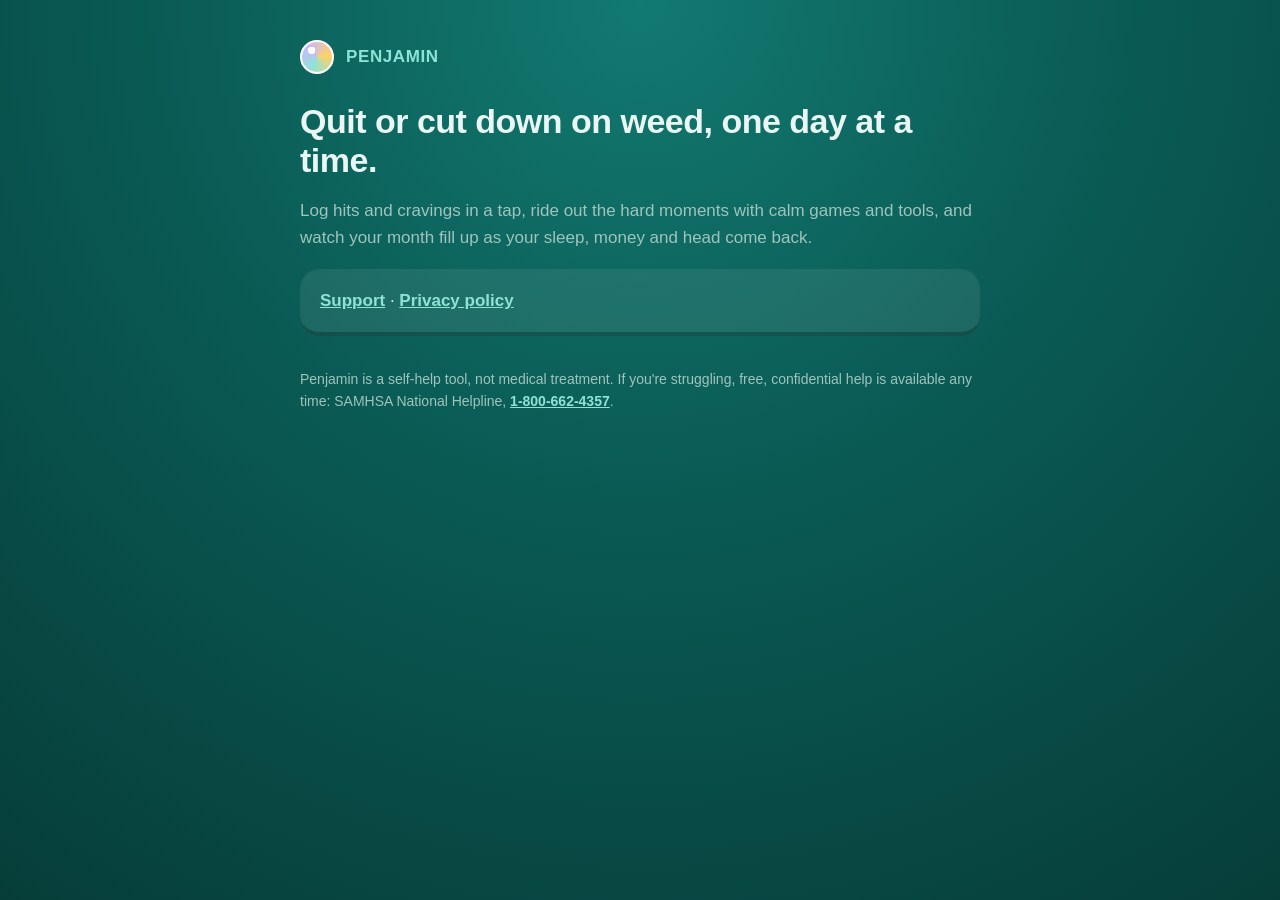
<file: index.html>
<!doctype html><html lang="en"><head><meta charset="utf-8"><meta name="viewport" content="width=device-width,initial-scale=1"><title>Penjamin</title><link rel="stylesheet" href="style.css"></head><body><main>
<a class="brand" href="./"><span class="dot"></span>PENJAMIN</a>
<h1>Quit or cut down on weed, one day at a time.</h1>
<p class="muted">Log hits and cravings in a tap, ride out the hard moments with calm games and tools, and watch your month fill up as your sleep, money and head come back.</p>
<div class="card"><a href="support.html">Support</a> · <a href="privacy.html">Privacy policy</a></div>
<p class="muted" style="margin-top:32px;font-size:14px">Penjamin is a self-help tool, not medical treatment. If you're struggling, free, confidential help is available any time: SAMHSA National Helpline, <a href="tel:18006624357">1-800-662-4357</a>.</p>
</main></body></html>
</file>
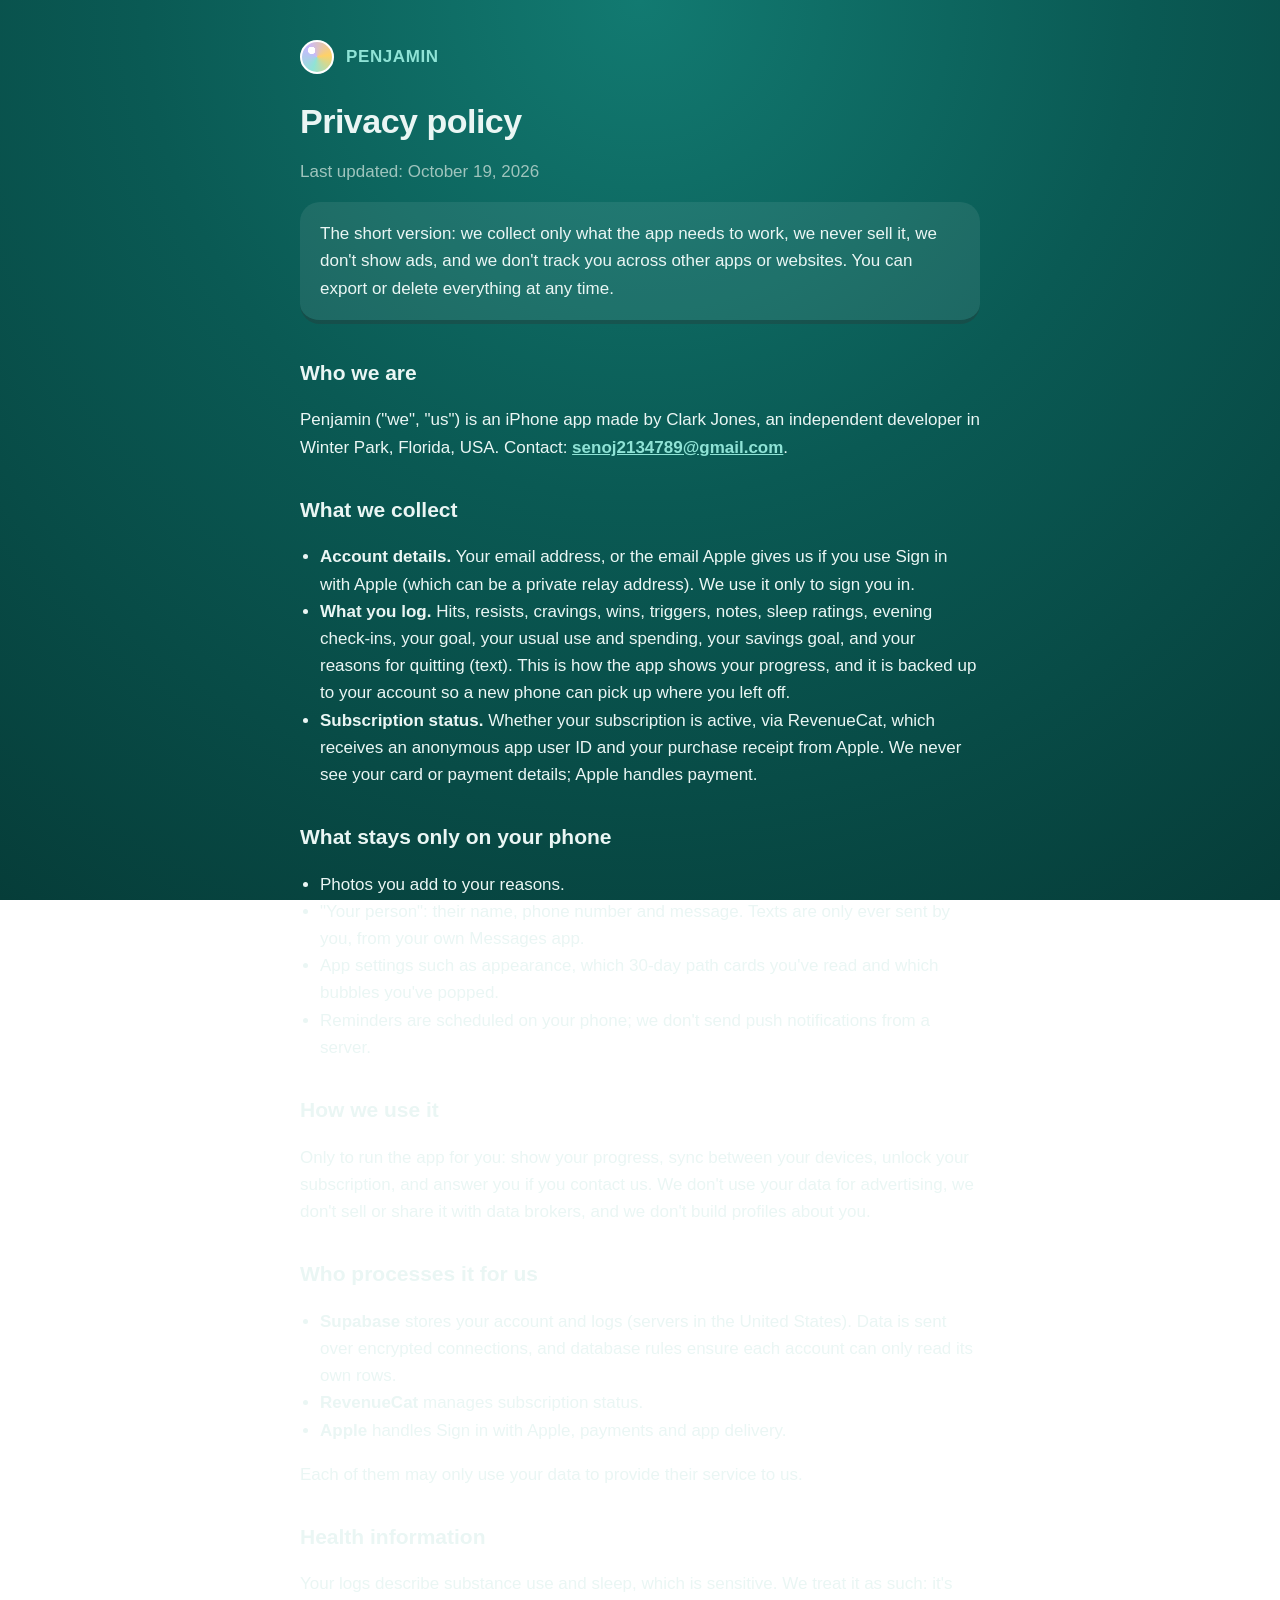
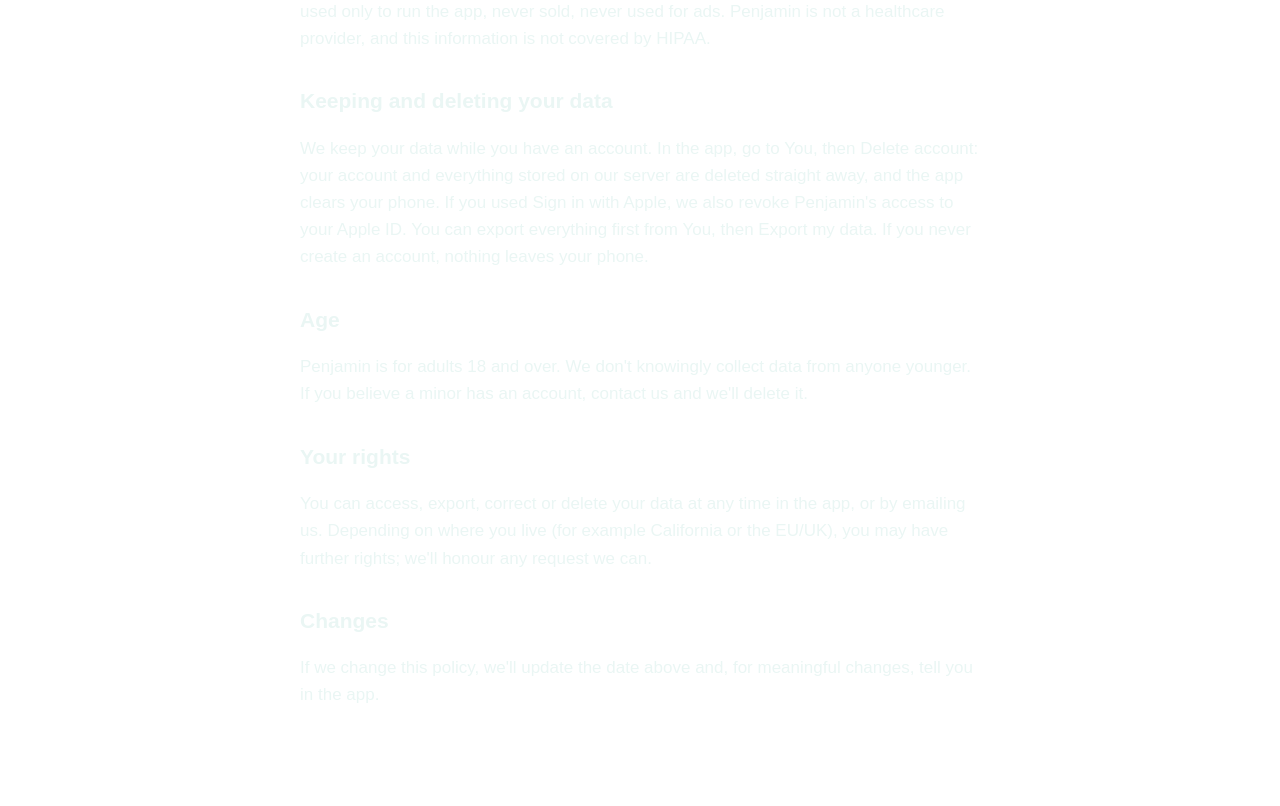
<file: privacy.html>
<!doctype html><html lang="en"><head><meta charset="utf-8"><meta name="viewport" content="width=device-width,initial-scale=1"><title>Penjamin privacy policy</title><link rel="stylesheet" href="style.css"></head><body><main>
<a class="brand" href="./"><span class="dot"></span>PENJAMIN</a>
<h1>Privacy policy</h1>
<p class="muted">Last updated: October 19, 2026</p>
<div class="card">The short version: we collect only what the app needs to work, we never sell it, we don't show ads, and we don't track you across other apps or websites. You can export or delete everything at any time.</div>

<h2>Who we are</h2>
<p>Penjamin ("we", "us") is an iPhone app made by Clark Jones, an independent developer in Winter Park, Florida, USA. Contact: <a href="mailto:senoj2134789@gmail.com">senoj2134789@gmail.com</a>.</p>

<h2>What we collect</h2>
<ul>
<li><b>Account details.</b> Your email address, or the email Apple gives us if you use Sign in with Apple (which can be a private relay address). We use it only to sign you in.</li>
<li><b>What you log.</b> Hits, resists, cravings, wins, triggers, notes, sleep ratings, evening check-ins, your goal, your usual use and spending, your savings goal, and your reasons for quitting (text). This is how the app shows your progress, and it is backed up to your account so a new phone can pick up where you left off.</li>
<li><b>Subscription status.</b> Whether your subscription is active, via RevenueCat, which receives an anonymous app user ID and your purchase receipt from Apple. We never see your card or payment details; Apple handles payment.</li>
</ul>

<h2>What stays only on your phone</h2>
<ul>
<li>Photos you add to your reasons.</li>
<li>"Your person": their name, phone number and message. Texts are only ever sent by you, from your own Messages app.</li>
<li>App settings such as appearance, which 30-day path cards you've read and which bubbles you've popped.</li>
<li>Reminders are scheduled on your phone; we don't send push notifications from a server.</li>
</ul>

<h2>How we use it</h2>
<p>Only to run the app for you: show your progress, sync between your devices, unlock your subscription, and answer you if you contact us. We don't use your data for advertising, we don't sell or share it with data brokers, and we don't build profiles about you.</p>

<h2>Who processes it for us</h2>
<ul>
<li><b>Supabase</b> stores your account and logs (servers in the United States). Data is sent over encrypted connections, and database rules ensure each account can only read its own rows.</li>
<li><b>RevenueCat</b> manages subscription status.</li>
<li><b>Apple</b> handles Sign in with Apple, payments and app delivery.</li>
</ul>
<p>Each of them may only use your data to provide their service to us.</p>

<h2>Health information</h2>
<p>Your logs describe substance use and sleep, which is sensitive. We treat it as such: it's used only to run the app, never sold, never used for ads. Penjamin is not a healthcare provider, and this information is not covered by HIPAA.</p>

<h2>Keeping and deleting your data</h2>
<p>We keep your data while you have an account. In the app, go to You, then Delete account: your account and everything stored on our server are deleted straight away, and the app clears your phone. If you used Sign in with Apple, we also revoke Penjamin's access to your Apple ID. You can export everything first from You, then Export my data. If you never create an account, nothing leaves your phone.</p>

<h2>Age</h2>
<p>Penjamin is for adults 18 and over. We don't knowingly collect data from anyone younger. If you believe a minor has an account, contact us and we'll delete it.</p>

<h2>Your rights</h2>
<p>You can access, export, correct or delete your data at any time in the app, or by emailing us. Depending on where you live (for example California or the EU/UK), you may have further rights; we'll honour any request we can.</p>

<h2>Changes</h2>
<p>If we change this policy, we'll update the date above and, for meaningful changes, tell you in the app.</p>
</main></body></html>
</file>
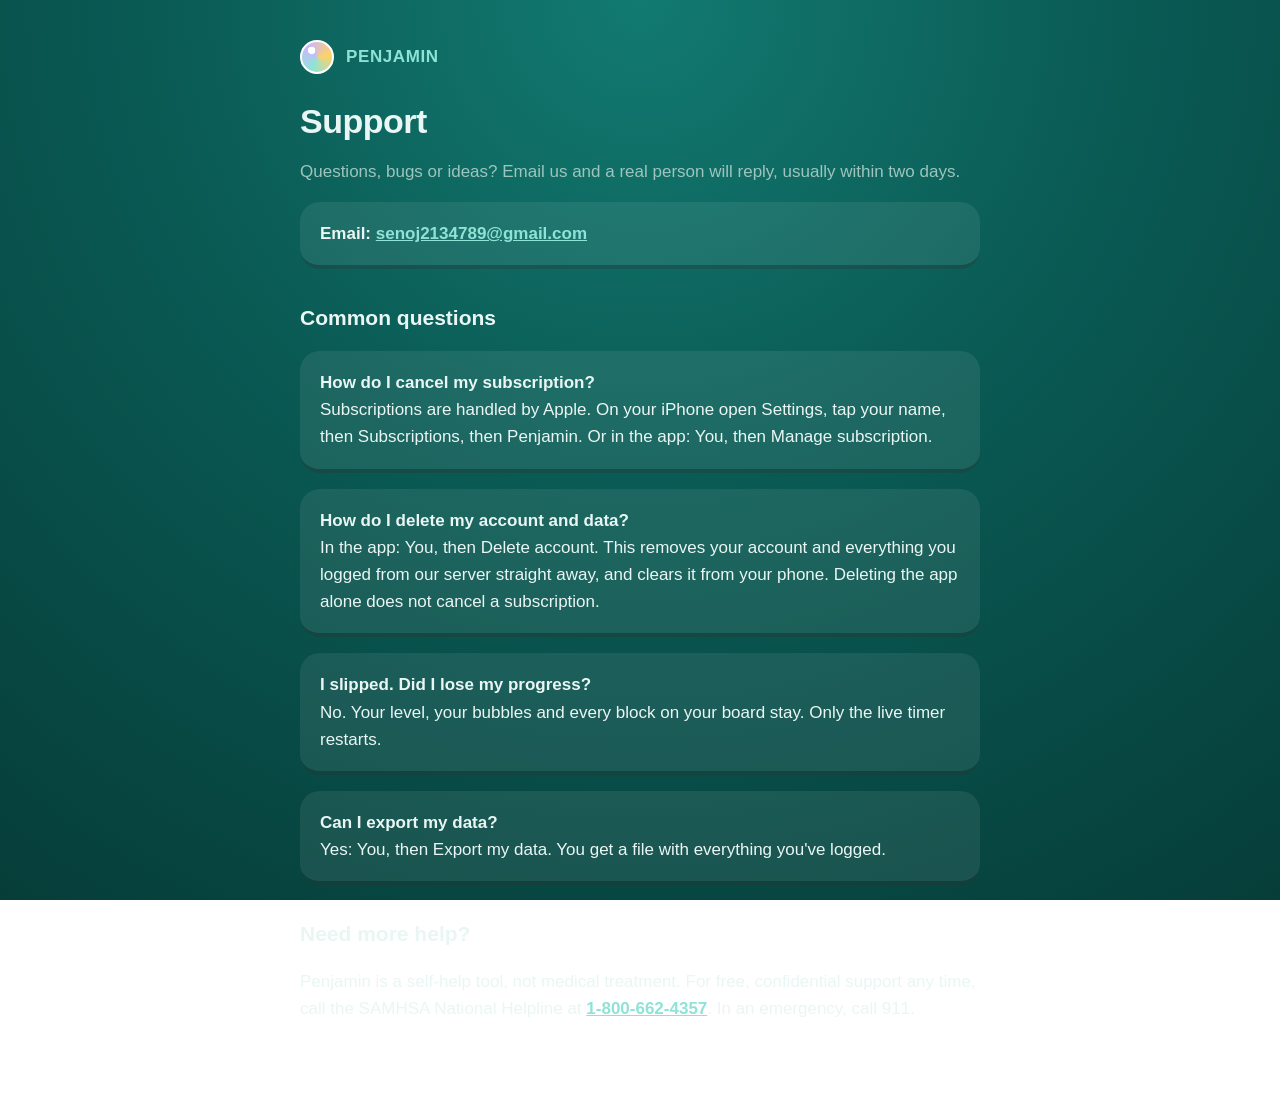
<file: support.html>
<!doctype html><html lang="en"><head><meta charset="utf-8"><meta name="viewport" content="width=device-width,initial-scale=1"><title>Penjamin support</title><link rel="stylesheet" href="style.css"></head><body><main>
<a class="brand" href="./"><span class="dot"></span>PENJAMIN</a>
<h1>Support</h1>
<p class="muted">Questions, bugs or ideas? Email us and a real person will reply, usually within two days.</p>
<div class="card"><b>Email:</b> <a href="mailto:senoj2134789@gmail.com">senoj2134789@gmail.com</a></div>
<h2>Common questions</h2>
<div class="card"><b>How do I cancel my subscription?</b><br>Subscriptions are handled by Apple. On your iPhone open Settings, tap your name, then Subscriptions, then Penjamin. Or in the app: You, then Manage subscription.</div>
<div class="card"><b>How do I delete my account and data?</b><br>In the app: You, then Delete account. This removes your account and everything you logged from our server straight away, and clears it from your phone. Deleting the app alone does not cancel a subscription.</div>
<div class="card"><b>I slipped. Did I lose my progress?</b><br>No. Your level, your bubbles and every block on your board stay. Only the live timer restarts.</div>
<div class="card"><b>Can I export my data?</b><br>Yes: You, then Export my data. You get a file with everything you've logged.</div>
<h2>Need more help?</h2>
<p>Penjamin is a self-help tool, not medical treatment. For free, confidential support any time, call the SAMHSA National Helpline at <a href="tel:18006624357">1-800-662-4357</a>. In an emergency, call 911.</p>
</main></body></html>
</file>
<file: style.css>
:root{--bg:#0A5A54;--card:rgba(255,255,255,.08);--ink:#EAF6F4;--muted:#9FC4BD;--teal:#8FE3D6;--sun:#FFD166}
*{box-sizing:border-box}
body{margin:0;background:radial-gradient(circle at 50% 0,#127a71 0,#0A5A54 45%,#063d39 100%) fixed;color:var(--ink);font:17px/1.6 ui-rounded,-apple-system,BlinkMacSystemFont,"Segoe UI",Roboto,sans-serif}
main{max-width:720px;margin:0 auto;padding:40px 20px 80px}
h1{font-size:34px;line-height:1.15;margin:0 0 6px;font-weight:900;letter-spacing:-.5px}
h2{font-size:21px;margin:32px 0 8px;font-weight:800}
p,li{color:var(--ink)}
.muted{color:var(--muted)}
a{color:var(--teal);font-weight:700}
.card{background:var(--card);border-radius:20px;padding:18px 20px;margin-top:16px;border-bottom:4px solid rgba(0,0,0,.25)}
.brand{display:flex;align-items:center;gap:12px;margin-bottom:28px;font-weight:900;letter-spacing:.6px;color:var(--teal);text-decoration:none}
.dot{width:34px;height:34px;border-radius:50%;background:radial-gradient(circle at 32% 28%,#fff 0 12%,rgba(255,255,255,0) 13%),conic-gradient(from 200deg,#8FE3D6,#C9B8FF,#FFD166,#8FE3D6);border:2px solid #fff}
ul{padding-left:20px}
</file>
